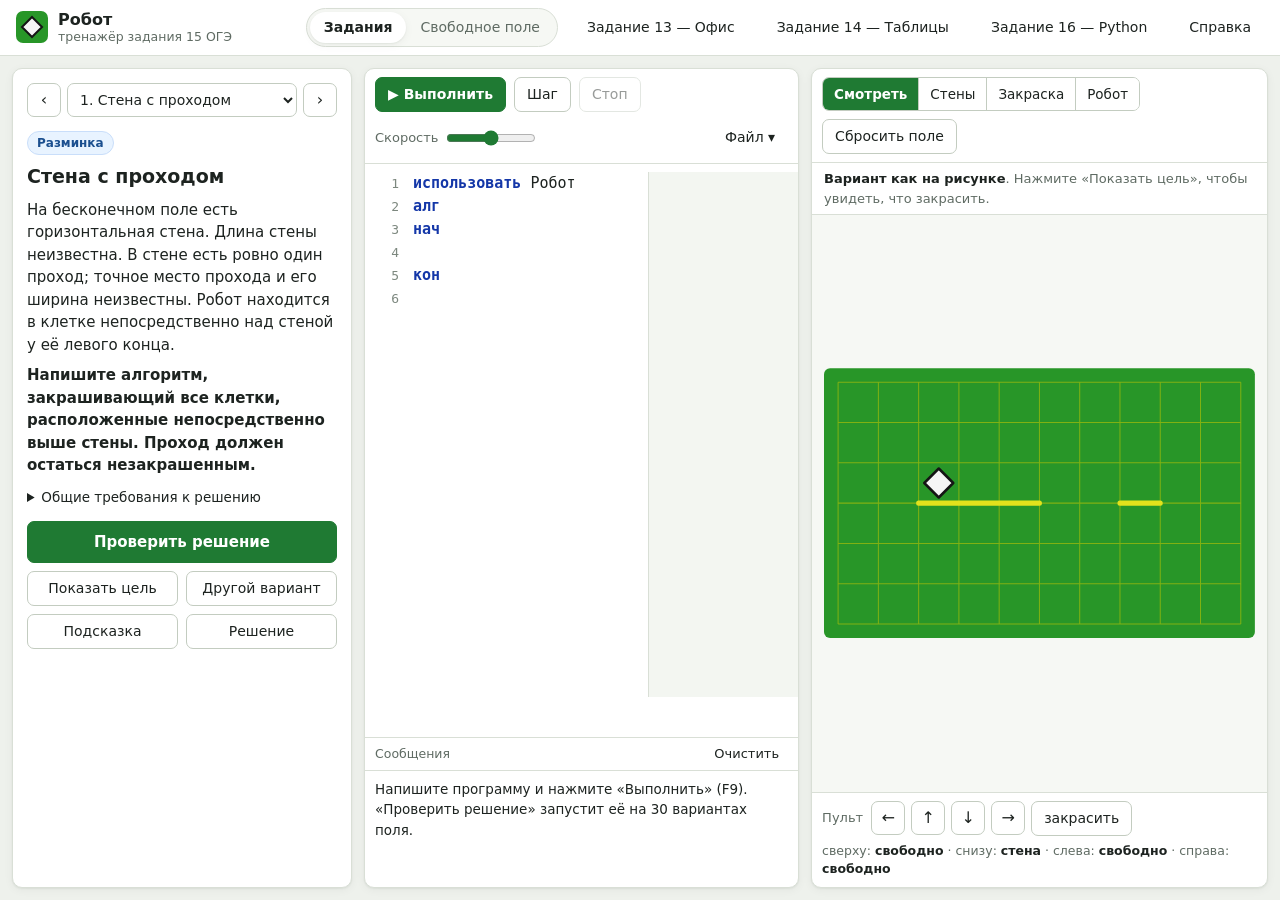
<file: index.html>
<!DOCTYPE html>
<html lang="ru">
<head>
  <meta charset="UTF-8">
  <meta http-equiv="Content-Security-Policy" content="default-src 'none'; script-src 'self'; style-src 'self'; img-src 'self' data:; connect-src 'self'; base-uri 'none'; form-action 'none'; object-src 'none'">
  <meta name="viewport" content="width=device-width, initial-scale=1.0">
  <title>Робот — тренажёр задания 15 ОГЭ</title>
  <meta name="description" content="Онлайн-тренажёр задания 15 ОГЭ по информатике: исполнитель Робот, язык Кумир, автоматическая проверка решения на многих вариантах.">
  <link rel="icon" href="data:image/svg+xml,%3Csvg xmlns='http://www.w3.org/2000/svg' viewBox='0 0 32 32'%3E%3Crect width='32' height='32' rx='6' fill='%23289628'/%3E%3Cpath d='M16 5l11 11-11 11L5 16z' fill='%23fff' stroke='%23111' stroke-width='2'/%3E%3C/svg%3E">
  <link rel="stylesheet" href="src/style.css">
</head>
<body>
  <header class="topbar">
    <a class="brand" href="./" title="На главную">
      <svg class="brand-logo" viewBox="0 0 32 32" aria-hidden="true"><rect width="32" height="32" rx="7"/><path d="M16 6l10 10-10 10L6 16z"/></svg>
      <div class="brand-text">
        <strong>Робот</strong>
        <span>тренажёр задания 15 ОГЭ</span>
      </div>
    </a>
    <div class="modes" role="tablist" aria-label="Режим">
      <button role="tab" data-mode="tasks" aria-selected="true">Задания</button>
      <button role="tab" data-mode="sandbox" aria-selected="false">Свободное поле</button>
    </div>
    <a class="btn ghost link-13" href="../oge13/" title="Тренажёр задания 13: презентация или текстовый документ"><span class="lw">Задание&nbsp;</span>13<span>&nbsp;— Офис</span></a>
    <a class="btn ghost link-14" href="../oge14/" title="Тренажёр задания 14: электронные таблицы"><span class="lw">Задание&nbsp;</span>14<span>&nbsp;— Таблицы</span></a>
    <a class="btn ghost link-16" href="../oge16/" title="Тренажёр задания 16: программа на Python"><span class="lw">Задание&nbsp;</span>16<span>&nbsp;— Python</span></a>
    <button class="btn ghost" id="btn-help" title="Справка по языку и тренажёру (F1)">Справка</button>
  </header>

  <main class="layout">
    <aside class="side" aria-label="Задание">
      <section id="panel-tasks" class="panel">
        <div class="task-picker">
          <button class="btn icon" id="btn-prev" title="Предыдущее задание" aria-label="Предыдущее задание">‹</button>
          <select id="task-select" aria-label="Выбор задания"></select>
          <button class="btn icon" id="btn-next" title="Следующее задание" aria-label="Следующее задание">›</button>
        </div>

        <article class="task-card">
          <div class="task-meta">
            <span class="chip" id="task-level"></span>
            <span class="chip chip-score" id="task-status" hidden></span>
          </div>
          <h1 id="task-title"></h1>
          <div id="task-text" class="task-text"></div>
          <p id="task-source" class="task-source"></p>
          <details class="rules">
            <summary>Общие требования к решению</summary>
            <ul id="rules"></ul>
          </details>
        </article>

        <div class="task-actions">
          <button class="btn primary big" id="btn-check">Проверить решение</button>
          <div class="btn-row">
            <button class="btn" id="btn-target" aria-pressed="false">Показать цель</button>
            <button class="btn" id="btn-variant" title="Другие длины стен и проходы">Другой вариант</button>
          </div>
          <div class="btn-row">
            <button class="btn" id="btn-hint" aria-expanded="false">Подсказка</button>
            <button class="btn" id="btn-solution" aria-expanded="false">Решение</button>
          </div>
        </div>

        <div id="hint" class="note" hidden></div>
        <div id="solution" class="solution" hidden>
          <pre id="solution-code"></pre>
          <button class="btn" id="btn-use-solution">Вставить в редактор</button>
        </div>

        <section id="check-result" class="check" hidden aria-live="polite"></section>
      </section>

      <section id="panel-sandbox" class="panel" hidden>
        <h1>Свободное поле</h1>
        <p class="muted">Нарисуйте свою обстановку и проверьте на ней любую программу. Инструменты — над полем: «Стены» (щелчок по границе клетки), «Закраска», «Робот».</p>

        <div class="form-block">
          <div class="size-row">
            <label>Ширина <input type="number" id="field-w" min="1" max="40" inputmode="numeric"></label>
            <label>Высота <input type="number" id="field-h" min="1" max="30" inputmode="numeric"></label>
            <button class="btn" id="btn-resize">Изменить</button>
          </div>
          <div class="btn-row">
            <button class="btn" id="btn-clear-walls">Убрать стены</button>
            <button class="btn" id="btn-clear-paint">Убрать закраску</button>
          </div>
        </div>

        <div class="form-block">
          <h2>Файлы Кумира</h2>
          <div class="btn-row">
            <button class="btn" id="btn-open-fil">Открыть .fil</button>
            <button class="btn" id="btn-save-fil">Сохранить .fil</button>
          </div>
          <p class="muted small">Обстановки совместимы с настоящим Кумиром: файл, сохранённый здесь, открывается в Кумире через «Робот → Загрузить обстановку», и наоборот.</p>
        </div>

        <div class="form-block">
          <h2>Взять обстановку из задания</h2>
          <select id="sandbox-from-task" aria-label="Задание для обстановки"></select>
          <button class="btn" id="btn-sandbox-from-task">Загрузить на поле</button>
        </div>
      </section>
    </aside>

    <section class="pane pane-code" aria-label="Программа">
      <div class="toolbar">
        <button class="btn primary" id="btn-run" title="Выполнить (F9)"><span aria-hidden="true">▶</span> Выполнить</button>
        <button class="btn" id="btn-step" title="Шаг (F8)">Шаг</button>
        <button class="btn" id="btn-stop" title="Остановить (Esc)" disabled>Стоп</button>
        <label class="speed" title="Скорость выполнения">
          <span>Скорость</span>
          <input type="range" id="speed" min="0" max="4" step="1" value="2">
        </label>
        <span class="spacer"></span>
        <div class="menu-wrap">
          <button class="btn ghost" id="btn-file-menu" aria-haspopup="true" aria-expanded="false">Файл ▾</button>
          <div class="menu" id="file-menu" hidden role="menu">
            <button role="menuitem" id="btn-open-code">Открыть программу (.kum)</button>
            <button role="menuitem" id="btn-save-code">Сохранить программу (.kum)</button>
            <button role="menuitem" id="btn-format">Выровнять отступы</button>
            <button role="menuitem" id="btn-palette">Показать шаблоны команд</button>
            <button role="menuitem" id="btn-new-code">Новая программа</button>
          </div>
        </div>
      </div>

      <div class="palette" aria-label="Вставка команд" hidden>
        <div class="palette-group">
          <button data-snippet="вверх">вверх</button>
          <button data-snippet="вниз">вниз</button>
          <button data-snippet="влево">влево</button>
          <button data-snippet="вправо">вправо</button>
          <button data-snippet="закрасить">закрасить</button>
        </div>
        <div class="palette-group">
          <button data-snippet="сверху свободно" class="cond">сверху свободно</button>
          <button data-snippet="снизу свободно" class="cond">снизу свободно</button>
          <button data-snippet="слева свободно" class="cond">слева свободно</button>
          <button data-snippet="справа свободно" class="cond">справа свободно</button>
          <button data-snippet="не " class="cond">не</button>
          <button data-snippet=" и " class="cond">и</button>
          <button data-snippet=" или " class="cond">или</button>
        </div>
        <div class="palette-group">
          <button data-snippet="нц пока ▮&#10;  &#10;кц" class="kw">нц пока … кц</button>
          <button data-snippet="если ▮ то&#10;  &#10;все" class="kw">если … то … все</button>
          <button data-snippet="если ▮ то&#10;  &#10;иначе&#10;  &#10;все" class="kw">если … иначе … все</button>
          <button data-snippet="нц ▮ раз&#10;  &#10;кц" class="kw">нц N раз</button>
        </div>
      </div>

      <div id="editor" class="editor-host"></div>

      <div class="console">
        <div class="console-head">
          <span>Сообщения</span>
          <button class="btn ghost small" id="btn-clear-log">Очистить</button>
        </div>
        <div id="log" class="log" aria-live="polite"></div>
      </div>
    </section>

    <section class="pane pane-field" aria-label="Поле Робота">
      <div class="toolbar">
        <div class="seg" role="radiogroup" aria-label="Инструмент редактирования поля">
          <button role="radio" data-tool="none" aria-checked="true" title="Только смотреть">Смотреть</button>
          <button role="radio" data-tool="walls" aria-checked="false" title="Щелчок по границе клетки ставит или убирает стену">Стены</button>
          <button role="radio" data-tool="paint" aria-checked="false" title="Щелчок по клетке закрашивает её">Закраска</button>
          <button role="radio" data-tool="robot" aria-checked="false" title="Щелчок по клетке ставит туда Робота">Робот</button>
        </div>
        <span class="spacer"></span>
        <button class="btn" id="btn-reset-field" title="Вернуть стартовую обстановку">Сбросить поле</button>
      </div>
      <div class="field-status" id="field-status"></div>
      <div id="field" class="field-host" tabindex="0" aria-label="Поле Робота. Стрелки — управление с пульта, пробел — закрасить"></div>
      <div class="pult" aria-label="Пульт Робота">
        <span class="pult-title">Пульт</span>
        <button class="btn icon" data-pult="left" title="влево" aria-label="влево">←</button>
        <button class="btn icon" data-pult="up" title="вверх" aria-label="вверх">↑</button>
        <button class="btn icon" data-pult="down" title="вниз" aria-label="вниз">↓</button>
        <button class="btn icon" data-pult="right" title="вправо" aria-label="вправо">→</button>
        <button class="btn" data-pult="paint" title="закрасить">закрасить</button>
        <span class="pult-sense" id="pult-sense"></span>
      </div>
    </section>
  </main>

  <dialog id="help" class="help">
    <div class="help-head">
      <h2>Справка</h2>
      <button class="btn ghost" id="btn-help-close" aria-label="Закрыть">✕</button>
    </div>
    <div class="help-body">
      <h3>Как устроена программа</h3>
<pre class="code">использовать Робот
алг
нач
  | здесь команды
кон</pre>
      <p>Текст после <code>|</code> — комментарий, Робот его не выполняет.</p>

      <h3>Команды Робота</h3>
      <table>
        <tr><td><code>вверх</code> <code>вниз</code> <code>влево</code> <code>вправо</code></td><td>шаг на одну клетку. Если на пути стена — Робот разбивается, программа останавливается</td></tr>
        <tr><td><code>закрасить</code></td><td>закрасить клетку, где стоит Робот</td></tr>
      </table>

      <h3>Условия</h3>
      <table>
        <tr><td><code>сверху свободно</code>, <code>снизу свободно</code>, <code>слева свободно</code>, <code>справа свободно</code></td><td>да, если с этой стороны нет стены</td></tr>
        <tr><td><code>сверху стена</code> … <code>справа стена</code></td><td>да, если стена есть</td></tr>
        <tr><td><code>клетка закрашена</code>, <code>клетка чистая</code></td><td>проверка текущей клетки</td></tr>
        <tr><td><code>не</code>, <code>и</code>, <code>или</code></td><td>связки: <code>(справа свободно) и (не снизу свободно)</code></td></tr>
      </table>

      <h3>Конструкции</h3>
<pre class="code">нц пока справа свободно     | цикл «пока»
  вправо
кц

нц 5 раз                    | повторить 5 раз
  закрасить; вниз
кц

если снизу свободно то      | ветвление
  вниз
иначе
  вправо
все</pre>
      <p>Также работают <code>нц для i от 1 до n</code>, <code>нц … кц при условие</code>, <code>выбор при …</code>, величины <code>цел</code>, <code>вещ</code>, <code>лог</code>, <code>лит</code>, таблицы, <code>вывод</code> и свои алгоритмы.</p>

      <h3>Клавиши (как в Кумире)</h3>
      <table>
        <tr><td><kbd>F9</kbd> или <kbd>Ctrl</kbd>+<kbd>Enter</kbd></td><td>выполнить программу</td></tr>
        <tr><td><kbd>F8</kbd></td><td>выполнить один шаг</td></tr>
        <tr><td><kbd>Esc</kbd></td><td>остановить</td></tr>
        <tr><td><kbd>Tab</kbd> / <kbd>Shift</kbd>+<kbd>Tab</kbd></td><td>отступ / убрать отступ</td></tr>
        <tr><td><kbd>Enter</kbd></td><td>новая строка с нужным отступом; строка с <code>кц</code>, <code>все</code>, <code>кон</code> выравнивается по своей конструкции. Закрывающие слова пишите сами — как на экзамене</td></tr>
      </table>

      <h3>Как проверяется решение</h3>
      <p>На экзамене программа должна работать при «любом допустимом расположении стен», а не только на рисунке. Поле в заданиях бесконечное, забора по краю нет. Поэтому тренажёр запускает программу на 30 вариантах: как на рисунке, с минимальными и максимальными размерами, с проходами у самых концов стен, на случайных и на очень длинных стенах. Если Робот уходит от стен по бесконечному полю, выполнение не завершится — это 0 баллов. Длинные стены нужны для честной проверки «не больше 10 ошибок»: ошибка, которая повторяется в каждой клетке стены, на длинной стене даёт больше 10 ошибок. Баллы — по критериям ОГЭ (максимум за задание 15 — 2 балла):</p>
      <ul>
        <li><b>2 балла</b> — алгоритм правильно работает при всех допустимых исходных данных;</li>
        <li><b>1 балл</b> — при всех допустимых исходных данных верно следующее: 1) выполнение алгоритма завершилось, и при этом Робот не разбился; 2) закрашено не более 10 лишних клеток; 3) остались незакрашенными не более 10 клеток из числа тех, которые должны были быть закрашены;</li>
        <li><b>0 баллов</b> — задание выполнено неверно, т. е. не выполнены условия, позволяющие поставить 1 или 2 балла. В частности, если алгоритм не завершился хотя бы на одном допустимом поле — 0 баллов.</li>
      </ul>
      <p class="muted small">Тренажёр не заменяет проверку экспертами на экзамене, но устроен по тем же правилам.</p>
    </div>
  </dialog>

  <input type="file" id="file-input" hidden>
  <script type="module" src="src/main.js"></script>
</body>
</html>
</file>
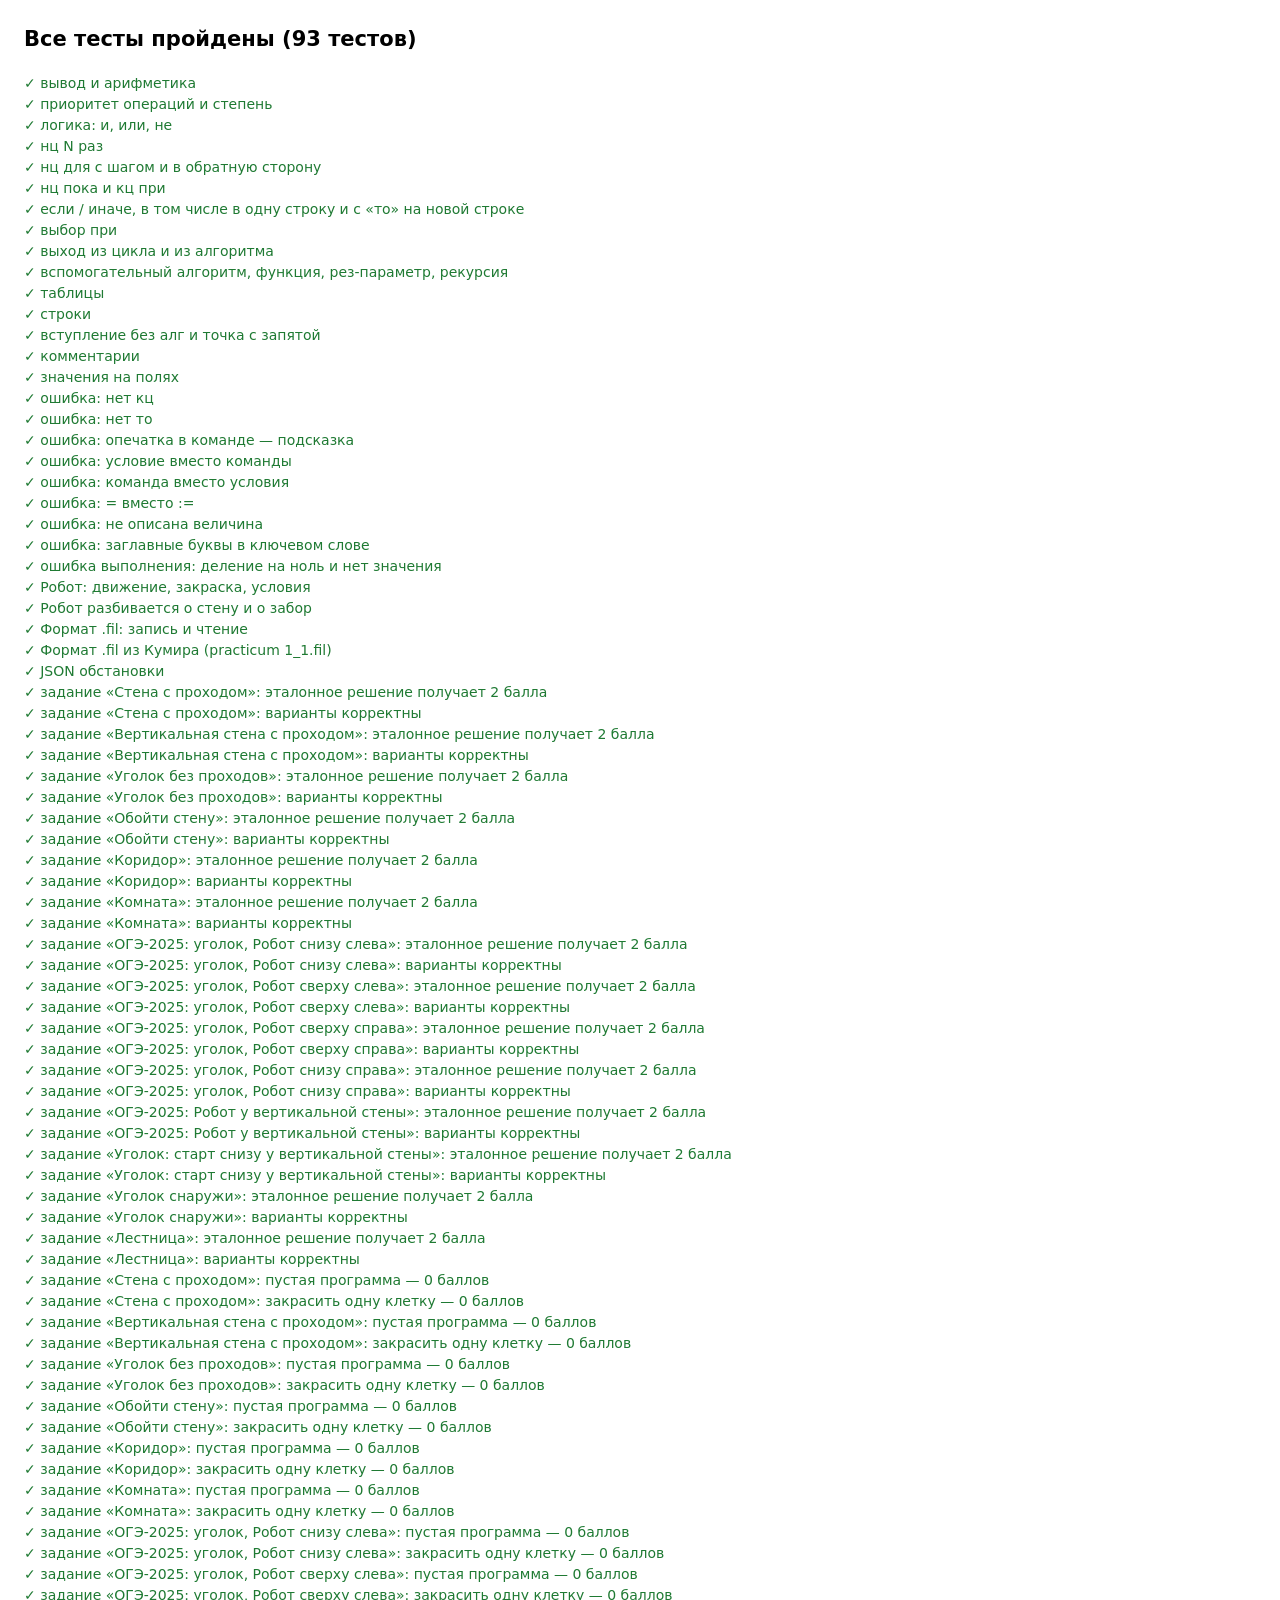
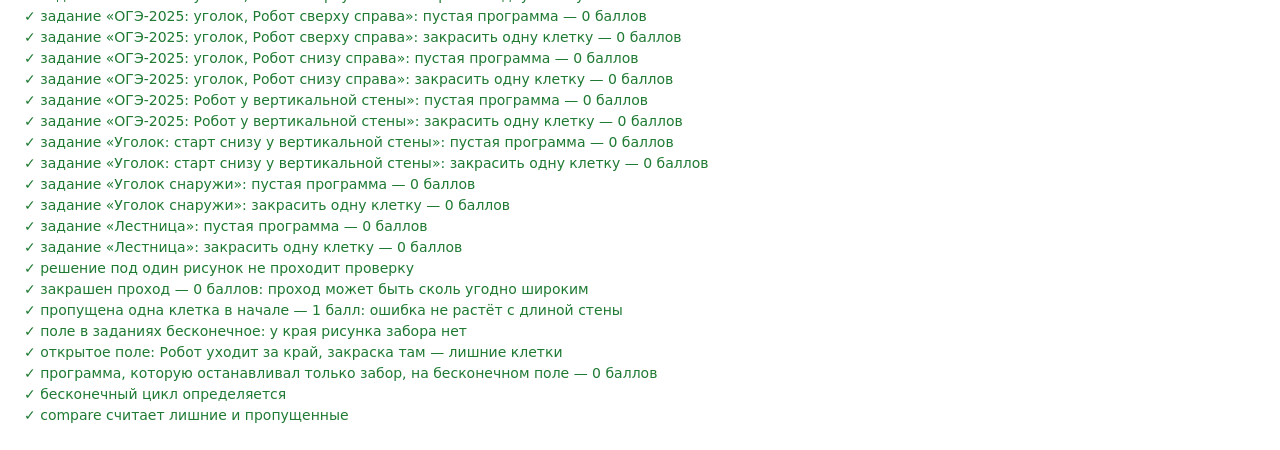
<file: tests/index.html>
<!DOCTYPE html>
<html lang="ru">
<head>
  <meta charset="UTF-8">
  <title>Тесты тренажёра</title>
  <style>
    body { font: 14px/1.5 system-ui, sans-serif; margin: 24px; }
    .ok { color: #1f7a33; }
    .fail { color: #c62828; }
    pre { margin: 2px 0 8px 20px; white-space: pre-wrap; }
  </style>
</head>
<body>
  <div id="results">Выполняю тесты…</div>
  <script type="module" src="tests.js"></script>
</body>
</html>
</file>
<file: src/style.css>
:root {
  --bg: #eef1ec;
  --panel: #ffffff;
  --panel-2: #f6f8f4;
  --ink: #1d2320;
  --muted: #5f6b63;
  --line: #d9dfd6;
  --line-strong: #c3ccc0;
  --accent: #1f7a33;
  --accent-hover: #186629;
  --accent-soft: #e2f1e4;
  --accent-ink: #ffffff;
  --err: #c0322b;
  --err-soft: #fdecea;
  --warn: #9a5b00;
  --warn-soft: #fff4dc;
  --ok: #1f7a33;
  --ok-soft: #e2f1e4;
  --band: rgba(255, 214, 10, 0.28);

  --code-bg: #ffffff;
  --code-kw: #1437a8;
  --code-rb: #0b7a4f;
  --code-num: #a2440c;
  --code-str: #8c2d86;
  --code-cm: #7d887f;
  --margin-bg: #f3f6f1;

  /* Цвета поля — как в Кумире */
  --f-bg: #289628;
  --f-grid: rgba(200, 200, 0, 0.55);
  --f-wall: #e2e21c;
  --f-paint: #8c9290;
  --f-robot: #f5f5f5;
  --f-robot-line: #151515;

  --radius: 10px;
  --radius-sm: 7px;
  --shadow: 0 1px 2px rgba(20, 30, 20, 0.06), 0 2px 10px rgba(20, 30, 20, 0.05);
  --font: "Segoe UI", system-ui, -apple-system, Roboto, "Helvetica Neue", Arial, sans-serif;
  --mono: "Cascadia Mono", Consolas, "JetBrains Mono", "DejaVu Sans Mono", Menlo, monospace;
  --code-size: 15px;
  --code-line: 23px;
  color-scheme: light;
}

@media (prefers-color-scheme: dark) {
  :root:not([data-theme="light"]) {
    --bg: #111513;
    --panel: #1a1f1c;
    --panel-2: #20261f;
    --ink: #e5ebe6;
    --muted: #9aa69d;
    --line: #2c342f;
    --line-strong: #3b453e;
    --accent: #3fae5a;
    --accent-hover: #4cc068;
    --accent-soft: #1d3324;
    --accent-ink: #07140b;
    --err: #ff7b72;
    --err-soft: #3a1d1b;
    --warn: #f0b44c;
    --warn-soft: #33290f;
    --ok: #5fd07a;
    --ok-soft: #173020;
    --band: rgba(255, 214, 10, 0.16);
    --code-bg: #161a18;
    --code-kw: #8fb3ff;
    --code-rb: #62d6a0;
    --code-num: #f0a36b;
    --code-str: #e59ae0;
    --code-cm: #7f8b82;
    --margin-bg: #1b201d;
    --shadow: 0 1px 2px rgba(0, 0, 0, 0.3);
    color-scheme: dark;
  }
}

:root[data-theme="dark"] {
  --bg: #111513;
  --panel: #1a1f1c;
  --panel-2: #20261f;
  --ink: #e5ebe6;
  --muted: #9aa69d;
  --line: #2c342f;
  --line-strong: #3b453e;
  --accent: #3fae5a;
  --accent-hover: #4cc068;
  --accent-soft: #1d3324;
  --accent-ink: #07140b;
  --err: #ff7b72;
  --err-soft: #3a1d1b;
  --warn: #f0b44c;
  --warn-soft: #33290f;
  --ok: #5fd07a;
  --ok-soft: #173020;
  --band: rgba(255, 214, 10, 0.16);
  --code-bg: #161a18;
  --code-kw: #8fb3ff;
  --code-rb: #62d6a0;
  --code-num: #f0a36b;
  --code-str: #e59ae0;
  --code-cm: #7f8b82;
  --margin-bg: #1b201d;
  color-scheme: dark;
}

* { box-sizing: border-box; }

html, body {
  margin: 0;
  height: 100%;
}

body {
  background: var(--bg);
  color: var(--ink);
  font: 15px/1.5 var(--font);
  display: flex;
  flex-direction: column;
  min-height: 100vh;
}

h1, h2, h3 { margin: 0; line-height: 1.25; }
code, kbd, pre { font-family: var(--mono); }
code { font-size: 0.92em; background: var(--panel-2); border: 1px solid var(--line); border-radius: 4px; padding: 0 4px; }
kbd { font-size: 0.85em; border: 1px solid var(--line-strong); border-bottom-width: 2px; border-radius: 4px; padding: 0 5px; background: var(--panel); }
.muted { color: var(--muted); }
.small { font-size: 13px; }
[hidden] { display: none !important; }

/* ---------- Кнопки ---------- */

.btn {
  font: inherit;
  font-size: 14px;
  color: var(--ink);
  background: var(--panel);
  border: 1px solid var(--line-strong);
  border-radius: var(--radius-sm);
  padding: 6px 12px;
  min-height: 34px;
  cursor: pointer;
  white-space: nowrap;
  transition: background 0.12s, border-color 0.12s;
}
.btn:hover:not(:disabled) { background: var(--panel-2); border-color: var(--muted); }
.btn:active:not(:disabled) { transform: translateY(1px); }
.btn:disabled { opacity: 0.45; cursor: default; }
.btn:focus-visible, button:focus-visible, select:focus-visible, input:focus-visible, .field-host:focus-visible {
  outline: 2px solid var(--accent);
  outline-offset: 2px;
}
.btn.primary {
  background: var(--accent);
  border-color: var(--accent);
  color: var(--accent-ink);
  font-weight: 600;
}
.btn.primary:hover:not(:disabled) { background: var(--accent-hover); border-color: var(--accent-hover); }
.btn.ghost { background: transparent; border-color: transparent; }
.btn.ghost:hover:not(:disabled) { background: var(--panel-2); border-color: var(--line); }
.btn.big { width: 100%; min-height: 42px; font-size: 15px; }
.btn.small { min-height: 26px; padding: 2px 8px; font-size: 13px; }
.btn.icon { min-width: 34px; padding: 4px 8px; font-size: 16px; line-height: 1; }
.btn[aria-pressed="true"], .btn[aria-expanded="true"] { background: var(--accent-soft); border-color: var(--accent); }
.btn-row { display: flex; gap: 8px; }
.btn-row > .btn { flex: 1; }

/* ---------- Шапка ---------- */

.topbar {
  display: flex;
  align-items: center;
  gap: 16px;
  padding: 8px 16px;
  background: var(--panel);
  border-bottom: 1px solid var(--line);
  flex: none;
}
.brand { display: flex; align-items: center; gap: 10px; color: inherit; text-decoration: none; border-radius: var(--radius-sm); }
.brand:hover strong { color: var(--accent); }
.brand:focus-visible { outline: 2px solid var(--accent); outline-offset: 3px; }
.brand-logo { width: 32px; height: 32px; flex: none; }
.brand-logo rect { fill: var(--f-bg); }
.brand-logo path { fill: var(--f-robot); stroke: var(--f-robot-line); stroke-width: 2; }
.brand-text { display: flex; flex-direction: column; line-height: 1.15; }
.brand-text strong { font-size: 16px; }
.brand-text span { font-size: 12.5px; color: var(--muted); }
.modes {
  display: flex;
  background: var(--panel-2);
  border: 1px solid var(--line);
  border-radius: 999px;
  padding: 3px;
  margin-left: auto;
}
.modes button {
  font: inherit;
  font-size: 14px;
  border: 0;
  background: transparent;
  color: var(--muted);
  padding: 5px 14px;
  border-radius: 999px;
  cursor: pointer;
}
.modes button[aria-selected="true"] { background: var(--panel); color: var(--ink); font-weight: 600; box-shadow: var(--shadow); }

/* ---------- Раскладка ---------- */

.layout {
  flex: 1;
  min-height: 0;
  display: grid;
  grid-template-columns: minmax(290px, 340px) minmax(380px, 1fr) minmax(380px, 1.05fr);
  gap: 12px;
  padding: 12px;
  height: calc(100vh - 57px);
}

.side, .pane {
  background: var(--panel);
  border: 1px solid var(--line);
  border-radius: var(--radius);
  box-shadow: var(--shadow);
  min-height: 0;
  min-width: 0;
}
.side { overflow: auto; padding: 14px; }
.pane { display: flex; flex-direction: column; overflow: hidden; }

.toolbar {
  display: flex;
  align-items: center;
  gap: 8px;
  padding: 8px 10px;
  border-bottom: 1px solid var(--line);
  flex-wrap: wrap;
}
.spacer { flex: 1; }

/* ---------- Боковая панель: задание ---------- */

.panel { display: flex; flex-direction: column; gap: 14px; }
.panel h1 { font-size: 19px; }
.panel h2 { font-size: 15px; margin-bottom: 8px; }
.task-picker { display: flex; gap: 6px; }
.task-picker select, .panel select {
  flex: 1 1 0;
  width: 0;
  min-width: 0;
  font: inherit;
  font-size: 14px;
  color: var(--ink);
  background: var(--panel);
  border: 1px solid var(--line-strong);
  border-radius: var(--radius-sm);
  padding: 6px 8px;
  min-height: 34px;
}
.task-card { display: flex; flex-direction: column; gap: 10px; }
.task-meta { display: flex; gap: 6px; flex-wrap: wrap; }
.chip {
  font-size: 12px;
  font-weight: 600;
  padding: 2px 9px;
  border-radius: 999px;
  background: var(--panel-2);
  border: 1px solid var(--line);
  color: var(--muted);
}
.chip.lvl-1 { background: #e8f3ff; border-color: #c9defa; color: #1b4f8f; }
.chip.lvl-2 { background: #f1ecff; border-color: #dcd1fb; color: #4d2f9c; }
.chip.lvl-3 { background: #fff1dc; border-color: #f5d9a8; color: #7a4a00; }
.chip.lvl-4 { background: #fde8e6; border-color: #f6c9c4; color: #8a2119; }
.chip-score.s2 { background: var(--ok-soft); border-color: var(--ok); color: var(--ok); }
.chip-score.s1 { background: var(--warn-soft); border-color: var(--warn); color: var(--warn); }
.chip-score.s0 { background: var(--err-soft); border-color: var(--err); color: var(--err); }
@media (prefers-color-scheme: dark) {
  :root:not([data-theme="light"]) .chip.lvl-1 { background: #16263a; border-color: #24405f; color: #9cc6ff; }
  :root:not([data-theme="light"]) .chip.lvl-2 { background: #231c3a; border-color: #3a2e62; color: #c4b2ff; }
  :root:not([data-theme="light"]) .chip.lvl-3 { background: #33260f; border-color: #54401a; color: #f3c46e; }
  :root:not([data-theme="light"]) .chip.lvl-4 { background: #3a1a17; border-color: #5f2a25; color: #ff9d94; }
}
.task-text p { margin: 0 0 8px; }
.task-text p:last-child { margin-bottom: 0; font-weight: 600; }
.task-source { margin: 0; font-size: 12.5px; color: var(--muted); }
.task-source:empty { display: none; }
.rules { font-size: 13.5px; color: var(--muted); }
.rules summary { cursor: pointer; color: var(--ink); }
.rules ul { margin: 6px 0 0; padding-left: 18px; }
.rules li { margin-bottom: 4px; }
.task-actions { display: flex; flex-direction: column; gap: 8px; }

.note {
  background: var(--warn-soft);
  border: 1px solid color-mix(in srgb, var(--warn) 35%, transparent);
  border-radius: var(--radius-sm);
  padding: 10px 12px;
  font-size: 14px;
}
.solution {
  border: 1px solid var(--line);
  border-radius: var(--radius-sm);
  padding: 10px;
  background: var(--panel-2);
  display: flex;
  flex-direction: column;
  gap: 8px;
}
.solution pre { margin: 0; font-size: 13px; line-height: 1.45; overflow: auto; max-height: 300px; }

/* Результат проверки */
.check { display: flex; flex-direction: column; gap: 10px; }
.score {
  display: flex;
  align-items: center;
  gap: 12px;
  padding: 12px;
  border-radius: var(--radius-sm);
  border: 1px solid var(--line);
}
.score-num { font-size: 30px; font-weight: 700; line-height: 1; font-variant-numeric: tabular-nums; }
.score-num small { font-size: 15px; font-weight: 600; color: var(--muted); }
.score p { margin: 0; font-size: 13.5px; }
.score .score-note { margin-top: 4px; font-size: 12.5px; color: var(--muted); }
.score.s2 { background: var(--ok-soft); border-color: var(--ok); }
.score.s2 .score-num { color: var(--ok); }
.score.s1 { background: var(--warn-soft); border-color: var(--warn); }
.score.s1 .score-num { color: var(--warn); }
.score.s0 { background: var(--err-soft); border-color: var(--err); }
.score.s0 .score-num { color: var(--err); }
.variants { list-style: none; margin: 0; padding: 0; display: flex; flex-direction: column; gap: 4px; }
.variants button {
  width: 100%;
  display: grid;
  grid-template-columns: 20px 1fr;
  gap: 2px 8px;
  text-align: left;
  font: inherit;
  font-size: 13px;
  color: var(--ink);
  background: transparent;
  border: 1px solid transparent;
  border-radius: var(--radius-sm);
  padding: 5px 8px;
  cursor: pointer;
}
.variants button:hover { background: var(--panel-2); border-color: var(--line); }
.variants button.is-active { background: var(--panel-2); border-color: var(--ink); }
.variants .v-icon { grid-row: span 2; font-weight: 700; }
.variants .ok .v-icon { color: var(--ok); }
.variants .bad .v-icon { color: var(--err); }
.variants .v-text { color: var(--muted); }

/* Песочница */
.form-block { display: flex; flex-direction: column; gap: 8px; }
.form-block > select { width: 100%; flex: none; }
.size-row { display: flex; gap: 8px; align-items: flex-end; flex-wrap: wrap; }
.size-row label { display: flex; flex-direction: column; font-size: 13px; color: var(--muted); gap: 2px; }
.size-row input {
  width: 76px;
  font: inherit;
  color: var(--ink);
  background: var(--panel);
  border: 1px solid var(--line-strong);
  border-radius: var(--radius-sm);
  padding: 5px 8px;
}

/* ---------- Панель кода ---------- */

.speed { display: flex; align-items: center; gap: 6px; font-size: 13px; color: var(--muted); }
.speed input { width: 90px; accent-color: var(--accent); }

.menu-wrap { position: relative; }
.menu {
  position: absolute;
  right: 0;
  top: calc(100% + 4px);
  z-index: 20;
  background: var(--panel);
  border: 1px solid var(--line-strong);
  border-radius: var(--radius-sm);
  box-shadow: 0 8px 24px rgba(0, 0, 0, 0.15);
  padding: 4px;
  display: flex;
  flex-direction: column;
  min-width: 230px;
}
.menu button {
  font: inherit;
  font-size: 14px;
  text-align: left;
  color: var(--ink);
  background: transparent;
  border: 0;
  border-radius: 5px;
  padding: 7px 10px;
  cursor: pointer;
}
.menu button:hover { background: var(--panel-2); }

.palette {
  display: flex;
  gap: 10px;
  padding: 7px 10px;
  border-bottom: 1px solid var(--line);
  overflow-x: auto;
  scrollbar-width: thin;
  flex: none;
}
.palette-group { display: flex; gap: 4px; flex: none; }
.palette-group + .palette-group { padding-left: 10px; border-left: 1px solid var(--line); }
.palette button {
  font-family: var(--mono);
  font-size: 13px;
  color: var(--code-rb);
  background: var(--panel-2);
  border: 1px solid var(--line);
  border-radius: 6px;
  padding: 3px 8px;
  cursor: pointer;
  white-space: nowrap;
}
.palette button.kw { color: var(--code-kw); font-weight: 600; }
.palette button:hover { border-color: var(--muted); }

/* ---------- Редактор ---------- */

.editor-host { flex: 1; min-height: 0; display: flex; }
.editor { flex: 1; min-width: 0; display: flex; background: var(--code-bg); }
.editor-scroll { flex: 1; overflow: auto; position: relative; }
.editor-body {
  position: relative;
  display: flex;
  min-height: 100%;
  font-family: var(--mono);
  font-size: var(--code-size);
  line-height: var(--code-line);
  padding: 8px 0 40px;
}
.editor-band {
  position: absolute;
  left: 0;
  right: 0;
  top: 8px;
  height: var(--code-line);
  background: var(--band);
  border-left: 3px solid #e0b400;
  pointer-events: none;
  z-index: 0;
  transition: transform 0.06s linear;
}
.editor-gutter {
  flex: none;
  width: 44px;
  text-align: right;
  padding-right: 10px;
  color: var(--code-cm);
  user-select: none;
  font-size: 13px;
  position: relative;
  z-index: 1;
}
.editor-gutter > div { height: var(--code-line); }
.editor-gutter .has-error { color: var(--err); font-weight: 700; }
.editor-code { position: relative; flex: 1; min-width: 0; overflow-x: auto; overflow-y: hidden; z-index: 1; }
.editor-stack { position: relative; width: max-content; min-width: 100%; }
.editor-hl, .editor-input {
  font: inherit;
  line-height: inherit;
  tab-size: 2;
  margin: 0;
  padding: 0 12px 0 4px;
  white-space: pre;
  border: 0;
  letter-spacing: 0;
}
.editor-hl { color: var(--ink); pointer-events: none; }
.editor-input {
  position: absolute;
  inset: 0;
  width: 100%;
  height: 100%;
  resize: none;
  overflow: hidden;
  background: transparent;
  color: transparent;
  caret-color: var(--ink);
  outline: none;
}
.editor-input::selection { background: rgba(60, 130, 255, 0.28); color: transparent; }
.editor.is-readonly .editor-input { caret-color: transparent; }
.t-kw { color: var(--code-kw); font-weight: 700; }
.t-rb { color: var(--code-rb); }
.t-num { color: var(--code-num); }
.t-str { color: var(--code-str); }
.t-cm { color: var(--code-cm); font-style: italic; }
.t-errline { text-decoration: underline wavy var(--err); text-decoration-skip-ink: none; text-underline-offset: 4px; }

.editor-margin {
  flex: none;
  width: clamp(150px, 32%, 260px);
  background: var(--margin-bg);
  border-left: 1px solid var(--line);
  color: var(--muted);
  font-family: var(--font);
  font-size: 12.5px;
  padding: 0 8px;
  position: relative;
  z-index: 1;
}
.editor-margin > div {
  height: var(--code-line);
  white-space: nowrap;
  overflow: hidden;
  text-overflow: ellipsis;
}
.editor-margin .m-err { color: var(--err); font-weight: 600; }

/* ---------- Сообщения ---------- */

.console { flex: none; height: 150px; border-top: 1px solid var(--line); display: flex; flex-direction: column; }
.console-head {
  display: flex;
  align-items: center;
  justify-content: space-between;
  padding: 3px 10px;
  font-size: 12.5px;
  color: var(--muted);
  border-bottom: 1px solid var(--line);
}
.log { flex: 1; overflow: auto; padding: 6px 10px; font-size: 13.5px; }
.log > div { padding: 2px 0; }
.log .l-err { color: var(--err); }
.log .l-ok { color: var(--ok); font-weight: 600; }
.log .l-warn { color: var(--warn); }
.log .l-out { font-family: var(--mono); white-space: pre-wrap; background: var(--panel-2); border-radius: 5px; padding: 4px 8px; margin: 2px 0; }
.log .line-link {
  font: inherit;
  color: inherit;
  text-decoration: underline;
  background: none;
  border: 0;
  padding: 0;
  cursor: pointer;
}

/* ---------- Поле ---------- */

.seg {
  display: inline-flex;
  border: 1px solid var(--line-strong);
  border-radius: var(--radius-sm);
  overflow: hidden;
}
.seg button {
  font: inherit;
  font-size: 13.5px;
  color: var(--ink);
  background: var(--panel);
  border: 0;
  padding: 6px 11px;
  cursor: pointer;
}
.seg button + button { border-left: 1px solid var(--line-strong); }
.seg button[aria-checked="true"] { background: var(--accent); color: var(--accent-ink); font-weight: 600; }

.field-status {
  padding: 6px 12px;
  font-size: 13px;
  color: var(--muted);
  min-height: 32px;
  border-bottom: 1px solid var(--line);
}
.field-status b { color: var(--ink); }
.field-status .ok { color: var(--ok); font-weight: 600; }
.field-status .bad { color: var(--err); font-weight: 600; }

.field-host {
  flex: 1;
  min-height: 0;
  display: flex;
  align-items: center;
  justify-content: center;
  padding: 12px;
  background: var(--panel-2);
  outline: none;
}
.field-svg { width: 100%; height: 100%; max-height: 100%; display: block; touch-action: none; }
.field-host[data-tool="walls"] .field-svg,
.field-host[data-tool="paint"] .field-svg,
.field-host[data-tool="robot"] .field-svg { cursor: crosshair; }
.field-host.is-locked .field-svg { cursor: default; }

.f-bg { fill: var(--f-bg); }
.f-grid { stroke: var(--f-grid); stroke-width: 1; fill: none; }
.f-paint { fill: var(--f-paint); }
.f-wall { stroke: var(--f-wall); stroke-width: 5; stroke-linecap: round; fill: none; }
.f-fence { stroke: var(--f-wall); stroke-width: 5; fill: none; }
.f-target { fill: none; stroke: #ffffff; stroke-width: 2.5; stroke-dasharray: 5 4; opacity: 0.9; }
.f-missing { fill: rgba(255, 60, 40, 0.18); stroke: #ff4d3a; stroke-width: 3; stroke-dasharray: 6 4; }
.f-extra { stroke: #ff3b2f; stroke-width: 4; stroke-linecap: round; }
.f-mark { fill: #ffffff; }
.f-char { fill: #ffffff; font: 11px var(--font); }
.f-robot { fill: var(--f-robot); stroke: var(--f-robot-line); stroke-width: 2.5; stroke-linejoin: round; }
.f-robot-broken { fill: #e0241b; }
.f-hover-wall { stroke: #fffbe0; stroke-width: 6; stroke-linecap: round; opacity: 0.75; }
.f-hover-wall.is-remove { stroke: #ff5a4a; }
.f-hover-cell { fill: rgba(255, 255, 255, 0.18); stroke: #fff; stroke-width: 1.5; }

.pult {
  display: flex;
  align-items: center;
  gap: 6px;
  padding: 8px 10px;
  border-top: 1px solid var(--line);
  flex-wrap: wrap;
}
.pult-title { font-size: 13px; color: var(--muted); margin-right: 2px; }
.pult-sense { font-size: 12.5px; color: var(--muted); margin-left: auto; }
.pult-sense b { color: var(--ink); font-weight: 600; }

/* ---------- Справка ---------- */

.help {
  width: min(760px, calc(100vw - 24px));
  max-height: calc(100vh - 40px);
  padding: 0;
  border: 1px solid var(--line-strong);
  border-radius: var(--radius);
  background: var(--panel);
  color: var(--ink);
  box-shadow: 0 20px 60px rgba(0, 0, 0, 0.3);
}
.help::backdrop { background: rgba(10, 20, 12, 0.45); }
.help-head {
  position: sticky;
  top: 0;
  display: flex;
  align-items: center;
  justify-content: space-between;
  padding: 12px 18px;
  background: var(--panel);
  border-bottom: 1px solid var(--line);
}
.help-body { padding: 4px 18px 20px; }
.help-body h3 { font-size: 15.5px; margin: 18px 0 8px; }
.help-body p { margin: 6px 0; }
.help-body table { border-collapse: collapse; width: 100%; font-size: 14px; }
.help-body td { border-top: 1px solid var(--line); padding: 6px 8px 6px 0; vertical-align: top; }
.help-body td:first-child { width: 42%; }
.help-body pre.code {
  background: var(--code-bg);
  border: 1px solid var(--line);
  border-radius: var(--radius-sm);
  padding: 10px 12px;
  font-size: 13.5px;
  overflow: auto;
  margin: 6px 0;
}
.help-body ul { padding-left: 20px; margin: 6px 0; }

/* ---------- Адаптивность ---------- */

@media (max-width: 1180px) {
  .layout {
    grid-template-columns: 1fr 1fr;
    grid-template-rows: auto 640px;
    height: auto;
    flex: none;
  }
  .side { grid-column: 1 / -1; overflow: visible; min-height: auto; }
  #panel-tasks {
    display: grid;
    grid-template-columns: 1fr minmax(260px, 320px);
    grid-template-areas:
      "picker actions"
      "card actions"
      "card hint"
      "card sol"
      "check check";
    align-items: start;
    column-gap: 16px;
  }
  .task-picker { grid-area: picker; }
  .task-card { grid-area: card; }
  .task-actions { grid-area: actions; }
  #hint { grid-area: hint; margin-top: 10px; }
  #solution { grid-area: sol; margin-top: 10px; }
  #check-result { grid-area: check; }
  .pane { min-height: 560px; }
}

@media (max-width: 800px) {
  .topbar { flex-wrap: wrap; gap: 8px 12px; padding: 8px 12px; }
  .brand-text span { display: none; }
  .modes { margin-left: 0; order: 3; width: 100%; }
  .modes button { flex: 1; }
  #btn-help { margin-left: auto; }
  .layout { display: flex; flex-direction: column; padding: 8px; gap: 8px; height: auto; flex: none; }
  .layout > * { flex: none; }
  .side { padding: 12px; overflow: visible; }
  #panel-tasks { display: flex; align-items: stretch; }
  .pane { min-height: 0; overflow: visible; }
  .pane-field { order: 2; }
  .pane-code { order: 3; }
  .pane-code .editor-host { height: 360px; flex: none; }
  .field-host { flex: none; padding: 8px; }
  .field-svg { height: auto; max-height: 75vh; }
  .field-toolbar, .pane-field .toolbar { gap: 6px; }
  .seg button { padding: 6px 9px; }
  .editor-margin { width: 120px; }
  .speed input { width: 70px; }
  .console { height: 130px; }
}

/* Ссылки на тренажёры заданий 13, 14 и 16 */
a.btn { display: inline-flex; align-items: center; text-decoration: none; }
@media (max-width: 800px) {
  .link-13 { margin-left: auto; }
  .link-13 span:not(.lw), .link-14 span:not(.lw), .link-16 span:not(.lw) { display: none; }
  .link-16 + #btn-help { margin-left: 0; }
}
@media (max-width: 520px) {
  .lw { display: none; }
}

/* Внутри платформы репетитора готовое решение не показываем: балл идёт в домашнее задание */
.in-platform #btn-solution, .in-platform #solution, .in-platform #btn-use-solution { display: none !important; }
</file>
